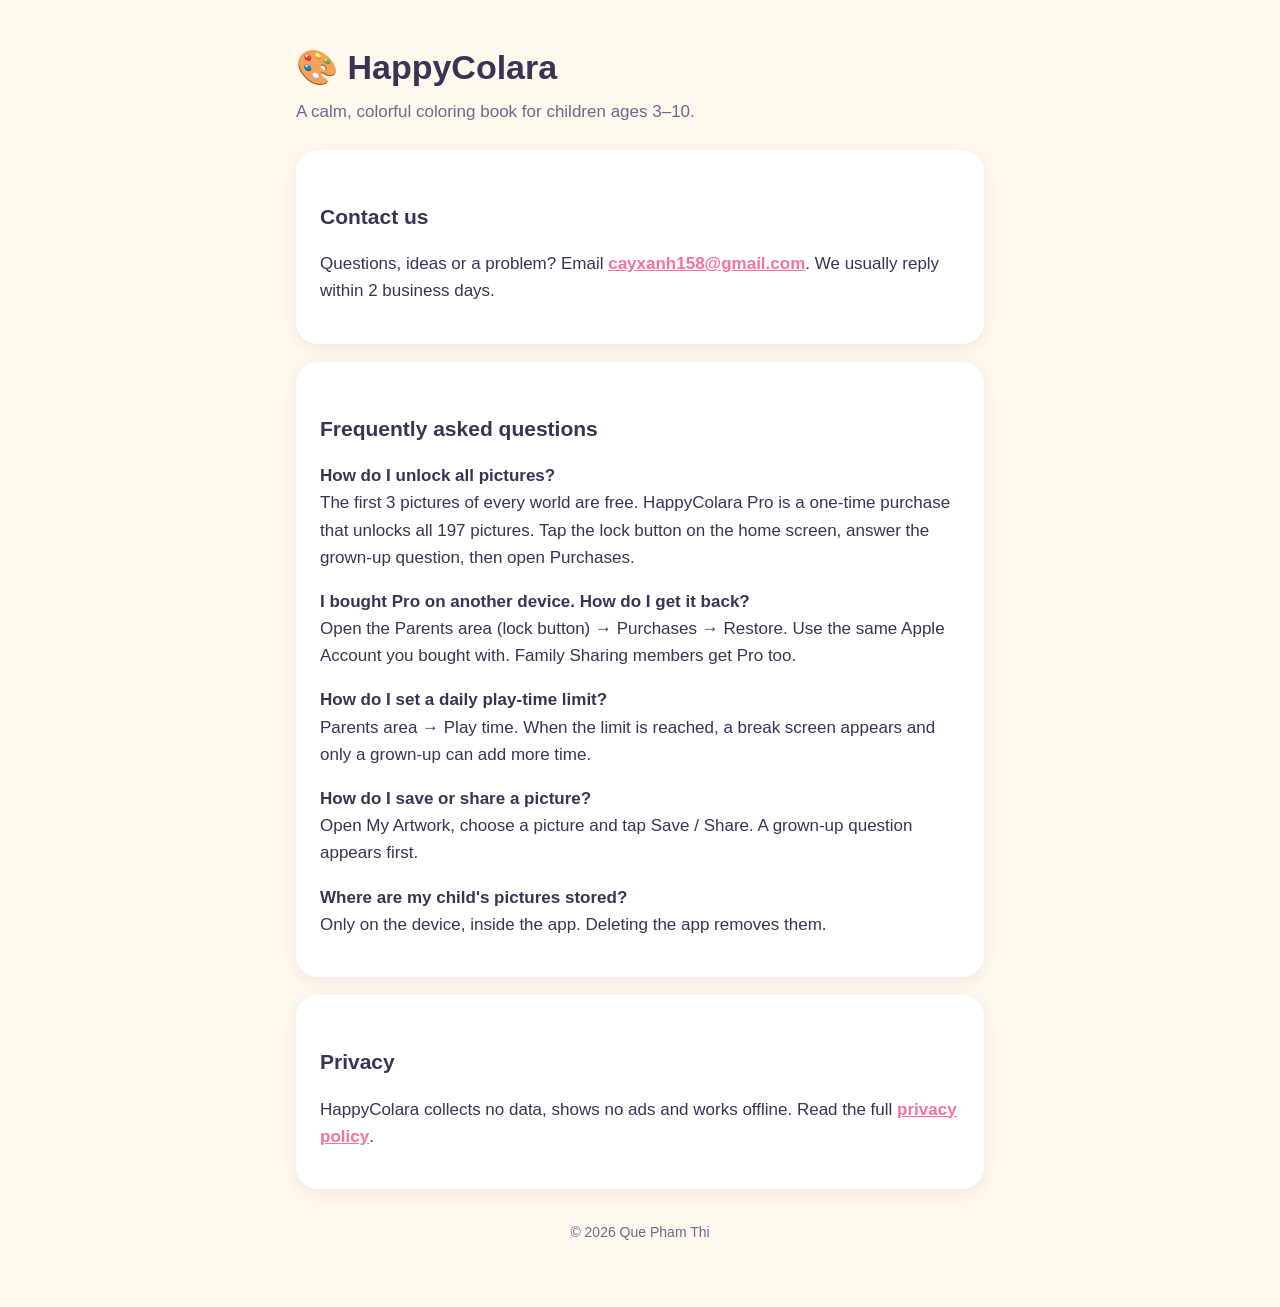
<file: index.html>
<!doctype html>
<html lang="en">
<head>
<meta charset="utf-8">
<meta name="viewport" content="width=device-width, initial-scale=1">
<title>HappyColara Support</title>
<link rel="stylesheet" href="style.css">
</head>
<body>
<main>
<h1>🎨 HappyColara</h1>
<p class="sub">A calm, colorful coloring book for children ages 3–10.</p>

<div class="card">
<h2>Contact us</h2>
<p>Questions, ideas or a problem? Email <a href="mailto:cayxanh158@gmail.com">cayxanh158@gmail.com</a>. We usually reply within 2 business days.</p>
</div>

<div class="card">
<h2>Frequently asked questions</h2>
<p><strong>How do I unlock all pictures?</strong><br>
The first 3 pictures of every world are free. HappyColara Pro is a one-time purchase that unlocks all 197 pictures. Tap the lock button on the home screen, answer the grown-up question, then open Purchases.</p>
<p><strong>I bought Pro on another device. How do I get it back?</strong><br>
Open the Parents area (lock button) → Purchases → Restore. Use the same Apple Account you bought with. Family Sharing members get Pro too.</p>
<p><strong>How do I set a daily play-time limit?</strong><br>
Parents area → Play time. When the limit is reached, a break screen appears and only a grown-up can add more time.</p>
<p><strong>How do I save or share a picture?</strong><br>
Open My Artwork, choose a picture and tap Save / Share. A grown-up question appears first.</p>
<p><strong>Where are my child's pictures stored?</strong><br>
Only on the device, inside the app. Deleting the app removes them.</p>
</div>

<div class="card">
<h2>Privacy</h2>
<p>HappyColara collects no data, shows no ads and works offline. Read the full <a href="privacy.html">privacy policy</a>.</p>
</div>

<footer>© 2026 Que Pham Thi</footer>
</main>
</body>
</html>
</file>
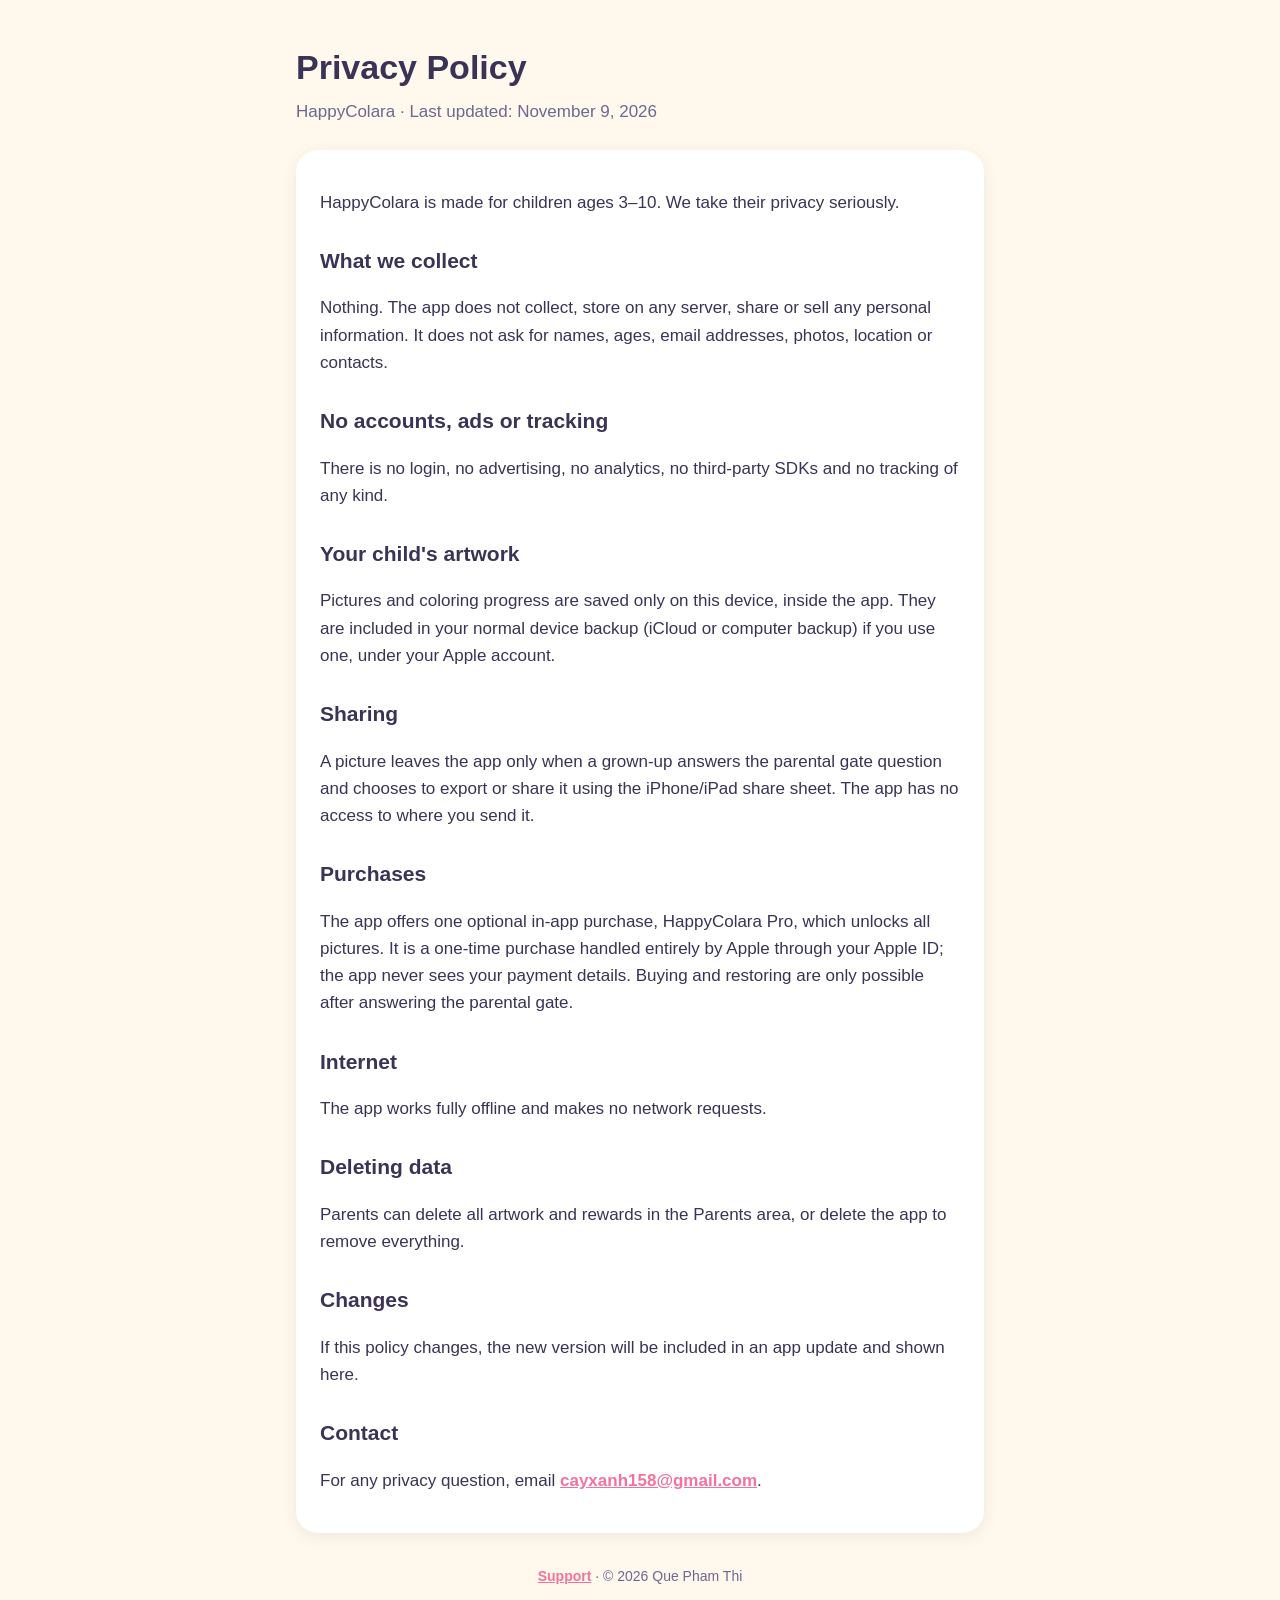
<file: privacy.html>
<!doctype html>
<html lang="en">
<head>
<meta charset="utf-8">
<meta name="viewport" content="width=device-width, initial-scale=1">
<title>HappyColara Privacy Policy</title>
<link rel="stylesheet" href="style.css">
</head>
<body>
<main>
<h1>Privacy Policy</h1>
<p class="sub">HappyColara · Last updated: November 9, 2026</p>
<div class="card">
<p>HappyColara is made for children ages 3–10. We take their privacy seriously.</p>
<h2>What we collect</h2>
<p>Nothing. The app does not collect, store on any server, share or sell any personal information. It does not ask for names, ages, email addresses, photos, location or contacts.</p>
<h2>No accounts, ads or tracking</h2>
<p>There is no login, no advertising, no analytics, no third-party SDKs and no tracking of any kind.</p>
<h2>Your child's artwork</h2>
<p>Pictures and coloring progress are saved only on this device, inside the app. They are included in your normal device backup (iCloud or computer backup) if you use one, under your Apple account.</p>
<h2>Sharing</h2>
<p>A picture leaves the app only when a grown-up answers the parental gate question and chooses to export or share it using the iPhone/iPad share sheet. The app has no access to where you send it.</p>
<h2>Purchases</h2>
<p>The app offers one optional in-app purchase, HappyColara Pro, which unlocks all pictures. It is a one-time purchase handled entirely by Apple through your Apple ID; the app never sees your payment details. Buying and restoring are only possible after answering the parental gate.</p>
<h2>Internet</h2>
<p>The app works fully offline and makes no network requests.</p>
<h2>Deleting data</h2>
<p>Parents can delete all artwork and rewards in the Parents area, or delete the app to remove everything.</p>
<h2>Changes</h2>
<p>If this policy changes, the new version will be included in an app update and shown here.</p>
<h2>Contact</h2>
<p>For any privacy question, email <a href="mailto:cayxanh158@gmail.com">cayxanh158@gmail.com</a>.</p>
</div>
<footer><a href="index.html">Support</a> · © 2026 Que Pham Thi</footer>
</main>
</body>
</html>
</file>
<file: style.css>
:root{--bg:#FFF8EC;--card:#fff;--ink:#3A3355;--soft:#6E6890;--pink:#F4729B}
*{box-sizing:border-box}
body{margin:0;background:var(--bg);color:var(--ink);font:17px/1.6 -apple-system,BlinkMacSystemFont,"SF Pro Rounded","Segoe UI",sans-serif}
main{max-width:720px;margin:0 auto;padding:40px 16px 64px}
h1{font-size:34px;margin:0 0 4px}
h2{font-size:21px;margin:28px 0 6px}
.sub{color:var(--soft);margin:0 0 24px}
.card{background:var(--card);border-radius:22px;padding:22px 24px;box-shadow:0 4px 16px rgba(58,51,85,.08);margin-bottom:18px}
a{color:var(--pink);font-weight:600}
footer{color:var(--soft);font-size:14px;margin-top:32px;text-align:center}
</file>
